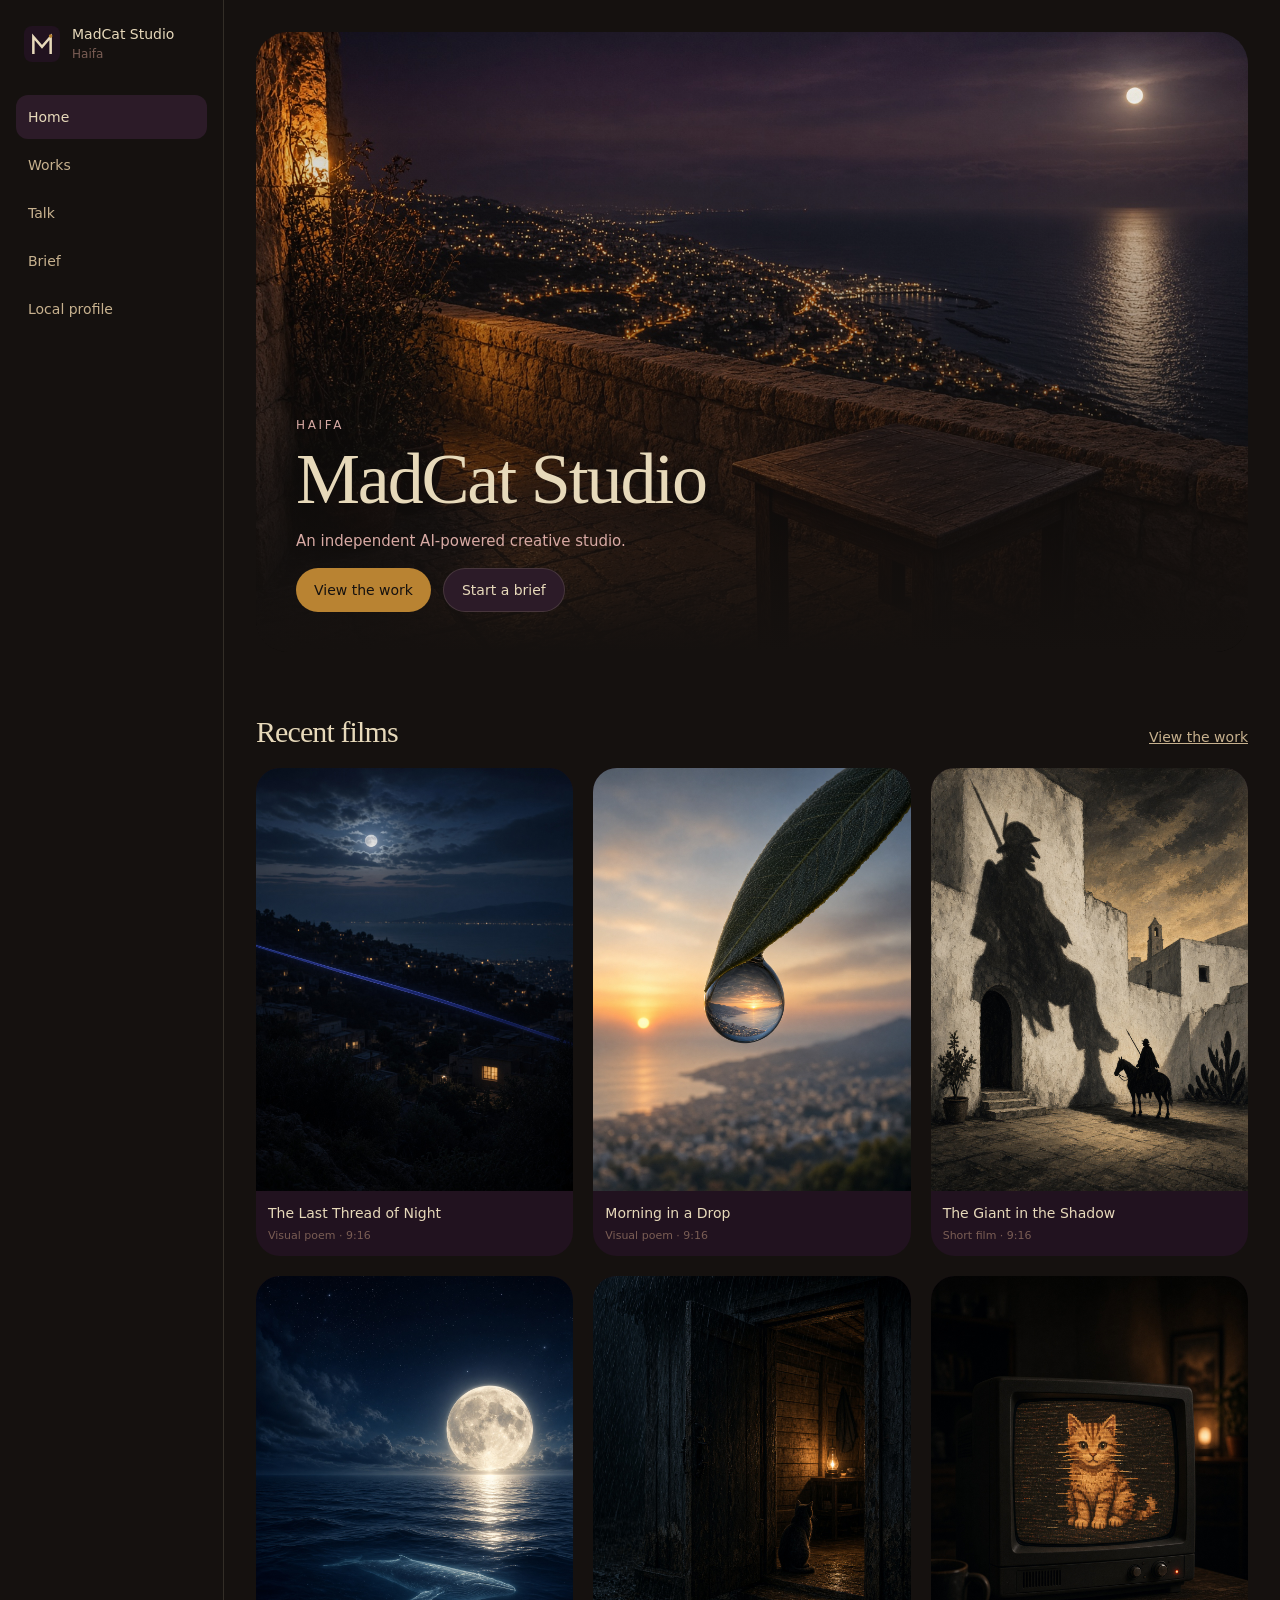
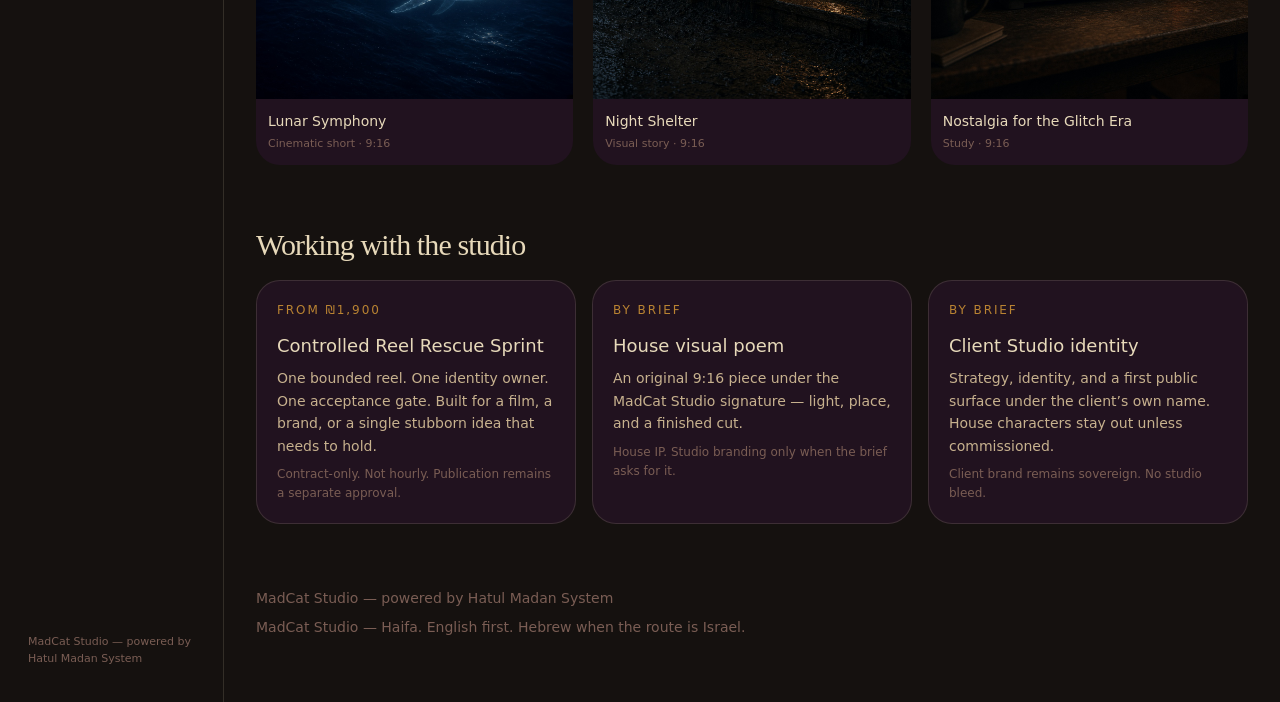
<file: index.html>
<!doctype html>
<html lang="en">
  <head>
    <meta charset="utf-8" />
    <meta name="viewport" content="width=device-width, initial-scale=1, viewport-fit=cover" />
    <title>MadCat Studio</title>
    <meta name="description" content="MadCat Studio — an independent AI-powered creative studio in Haifa." />
    <meta name="theme-color" content="#15110f" />
    <meta name="apple-mobile-web-app-capable" content="yes" />
    <meta name="apple-mobile-web-app-title" content="MadCat Studio" />
    <meta name="mobile-web-app-capable" content="yes" />
    <link rel="icon" type="image/svg+xml" href="icons/favicon.svg" />
    <link rel="apple-touch-icon" href="icons/apple-touch-icon.png" />
    <link rel="manifest" href="manifest.webmanifest" />
    <link rel="stylesheet" href="styles.css" />
  </head>
  <body>
    <div id="app"></div>
    <script src="app.js"></script>
  </body>
</html>
</file>
<file: styles.css>
:root {
  --bg: #15110f;
  --surface: #21121f;
  --elevated: #2c1b28;
  --fg: #e7d9ba;
  --muted: #c7b18e;
  --subtle: #7a5d54;
  --accent: #b98332;
  --accent-fg: #15110f;
  --rose: #d8aaa4;
  --ink: #15110f;
  --danger: #c45c4a;
  --border: color-mix(in oklab, #e7d9ba 14%, transparent);
  --display: "Iowan Old Style", "Palatino Linotype", Palatino, "Times New Roman", serif;
  --sans: "Avenir Next", "Segoe UI", system-ui, -apple-system, sans-serif;
  --r-md: 12px;
  --r-xl: 24px;
  --r-2xl: 32px;
}

* { box-sizing: border-box; }
html, body { margin: 0; min-height: 100%; background: var(--bg); color: var(--fg); }
body {
  font-family: var(--sans);
  line-height: 1.5;
  -webkit-font-smoothing: antialiased;
  overscroll-behavior-y: none;
}
button, a { -webkit-tap-highlight-color: transparent; }
button:not(:disabled), [role="button"]:not(:disabled) { cursor: pointer; }
img { display: block; max-width: 100%; }

.app {
  min-height: 100dvh;
  background: var(--bg);
  color: var(--fg);
}

.shell {
  display: flex;
  max-width: 1400px;
  margin: 0 auto;
  min-height: 100dvh;
}

.side {
  display: none;
  width: 224px;
  flex-shrink: 0;
  padding: 24px 16px;
  border-inline-end: 1px solid var(--border);
}

.brand {
  display: flex;
  align-items: center;
  gap: 12px;
  padding: 0 8px;
  color: inherit;
  text-decoration: none;
}
.brand p { margin: 0; }
.brand .name { font-size: 14px; font-weight: 500; }
.brand .place { font-size: 12px; color: var(--subtle); }

.nav { margin-top: 32px; display: flex; flex-direction: column; gap: 4px; }
.nav a {
  display: flex;
  align-items: center;
  gap: 12px;
  height: 44px;
  padding: 0 12px;
  border-radius: var(--r-md);
  color: var(--muted);
  text-decoration: none;
  font-size: 14px;
}
.nav a.active { background: var(--elevated); color: var(--fg); }
.nav a:hover { background: var(--surface); color: var(--fg); }

.main {
  flex: 1;
  min-width: 0;
  padding: 20px 20px 120px;
}

.top {
  display: flex;
  align-items: center;
  justify-content: space-between;
  padding-top: env(safe-area-inset-top);
  margin-bottom: 16px;
}
.top a { display: flex; align-items: center; gap: 8px; color: inherit; text-decoration: none; font-size: 14px; }
.top span { font-size: 12px; color: var(--subtle); }

.tabbar {
  position: fixed;
  inset-inline: 0;
  bottom: 0;
  z-index: 20;
  display: grid;
  grid-template-columns: repeat(5, 1fr);
  border-top: 1px solid var(--border);
  background: color-mix(in oklab, var(--bg) 92%, transparent);
  backdrop-filter: blur(16px);
  padding-bottom: env(safe-area-inset-bottom);
}
.tabbar a {
  display: flex;
  flex-direction: column;
  align-items: center;
  justify-content: center;
  gap: 4px;
  height: 56px;
  color: var(--subtle);
  text-decoration: none;
  font-size: 11px;
}
.tabbar a.active { color: var(--fg); }

.mark { width: 36px; height: 36px; flex-shrink: 0; }

.display {
  font-family: var(--display);
  font-weight: 500;
  letter-spacing: -0.03em;
  line-height: 1.05;
}

.hero {
  position: relative;
  overflow: hidden;
  border-radius: var(--r-2xl);
}
.hero img { width: 100%; height: 68vw; max-height: 620px; min-height: 320px; object-fit: cover; }
.hero .veil {
  position: absolute; inset: 0;
  background: linear-gradient(to top, var(--ink), color-mix(in oklab, var(--ink) 35%, transparent), transparent);
}
.hero .copy {
  position: absolute; inset-inline: 0; bottom: 0;
  padding: 24px;
}
.kicker { font-size: 12px; letter-spacing: 0.22em; text-transform: uppercase; color: var(--rose); margin: 0 0 8px; }
h1 { font-size: clamp(40px, 8vw, 72px); margin: 0; }
.lede { max-width: 28rem; color: var(--rose); font-size: 15px; margin: 12px 0 0; }
.actions { display: flex; flex-wrap: wrap; gap: 12px; padding-top: 16px; }

.btn {
  display: inline-flex;
  align-items: center;
  justify-content: center;
  height: 44px;
  padding: 0 18px;
  border-radius: 999px;
  border: 0;
  background: var(--accent);
  color: var(--accent-fg);
  text-decoration: none;
  font: 500 14px var(--sans);
}
.btn.secondary {
  background: var(--elevated);
  color: var(--fg);
  border: 1px solid var(--border);
}

.wrap { max-width: 1024px; margin: 0 auto; }
.section { margin-top: 64px; }
.section h2 { font-size: 30px; margin: 0 0 20px; }
.row { display: flex; align-items: flex-end; justify-content: space-between; gap: 16px; margin-bottom: 20px; }
.row h2 { margin: 0; }
.row a { font-size: 14px; color: var(--muted); }

.grid {
  display: grid;
  grid-template-columns: 1fr 1fr;
  gap: 12px;
}
.card {
  overflow: hidden;
  border-radius: var(--r-xl);
  background: var(--surface);
  color: inherit;
  text-decoration: none;
}
.card img { width: 100%; aspect-ratio: 3 / 4; object-fit: cover; }
.card .meta { padding: 12px; }
.card h3 { margin: 0; font-size: 14px; font-weight: 500; }
.card p { margin: 4px 0 0; font-size: 11px; color: var(--subtle); }

.offers { display: grid; gap: 16px; }
.offer {
  border: 1px solid var(--border);
  border-radius: var(--r-xl);
  background: var(--surface);
  padding: 20px;
}
.offer .price { font-size: 12px; letter-spacing: 0.16em; text-transform: uppercase; color: var(--accent); margin: 0; }
.offer h3 { margin: 12px 0 0; font-size: 18px; font-weight: 500; }
.offer p { margin: 8px 0 0; font-size: 14px; color: var(--muted); line-height: 1.6; }
.offer .terms { font-size: 12px; color: var(--subtle); }

.foot { margin-top: 64px; padding-bottom: 16px; font-size: 14px; color: var(--subtle); }
.foot p { margin: 0 0 8px; }

.page-head { max-width: 36rem; margin-bottom: 32px; }
.page-head h1 { font-size: clamp(36px, 7vw, 60px); }
.page-head p { color: var(--muted); }

.works { display: grid; gap: 24px; }
.works .card .meta { padding: 20px; }
.works .card h3 { font-family: var(--display); font-size: 24px; font-weight: 500; }
.works .card p { font-size: 14px; color: var(--muted); line-height: 1.6; }

.film { display: grid; gap: 32px; }
.film img { width: 100%; border-radius: var(--r-xl); object-fit: cover; }
.film .notes { font-size: 14px; color: var(--subtle); line-height: 1.6; }

.form { display: grid; gap: 16px; max-width: 36rem; }
label { display: grid; gap: 8px; font-size: 13px; color: var(--muted); }
input, textarea, select {
  width: 100%;
  border: 1px solid var(--border);
  background: var(--surface);
  color: var(--fg);
  border-radius: var(--r-md);
  padding: 12px 14px;
  font: 400 16px var(--sans);
}
textarea { min-height: 140px; resize: vertical; }
.ok { color: var(--rose); }

.locked {
  max-width: 28rem;
  margin: 48px auto;
  text-align: center;
}
.locked h1 { font-size: 32px; }
.locked p { color: var(--muted); }

.thread { display: grid; gap: 12px; margin: 24px 0; }
.bubble {
  max-width: 36rem;
  padding: 12px 14px;
  border-radius: var(--r-xl);
  background: var(--surface);
  font-size: 15px;
}
.bubble.me { background: var(--elevated); }

@media (min-width: 860px) {
  .side { display: flex; flex-direction: column; }
  .top, .tabbar { display: none; }
  .main { padding: 32px 32px 40px; }
  .hero .copy { padding: 40px; }
  .grid { grid-template-columns: 1fr 1fr 1fr; gap: 20px; }
  .offers { grid-template-columns: 1fr 1fr 1fr; }
  .works { grid-template-columns: 1fr 1fr; }
  .film { grid-template-columns: 0.9fr 1.1fr; align-items: start; }
}
</file>
